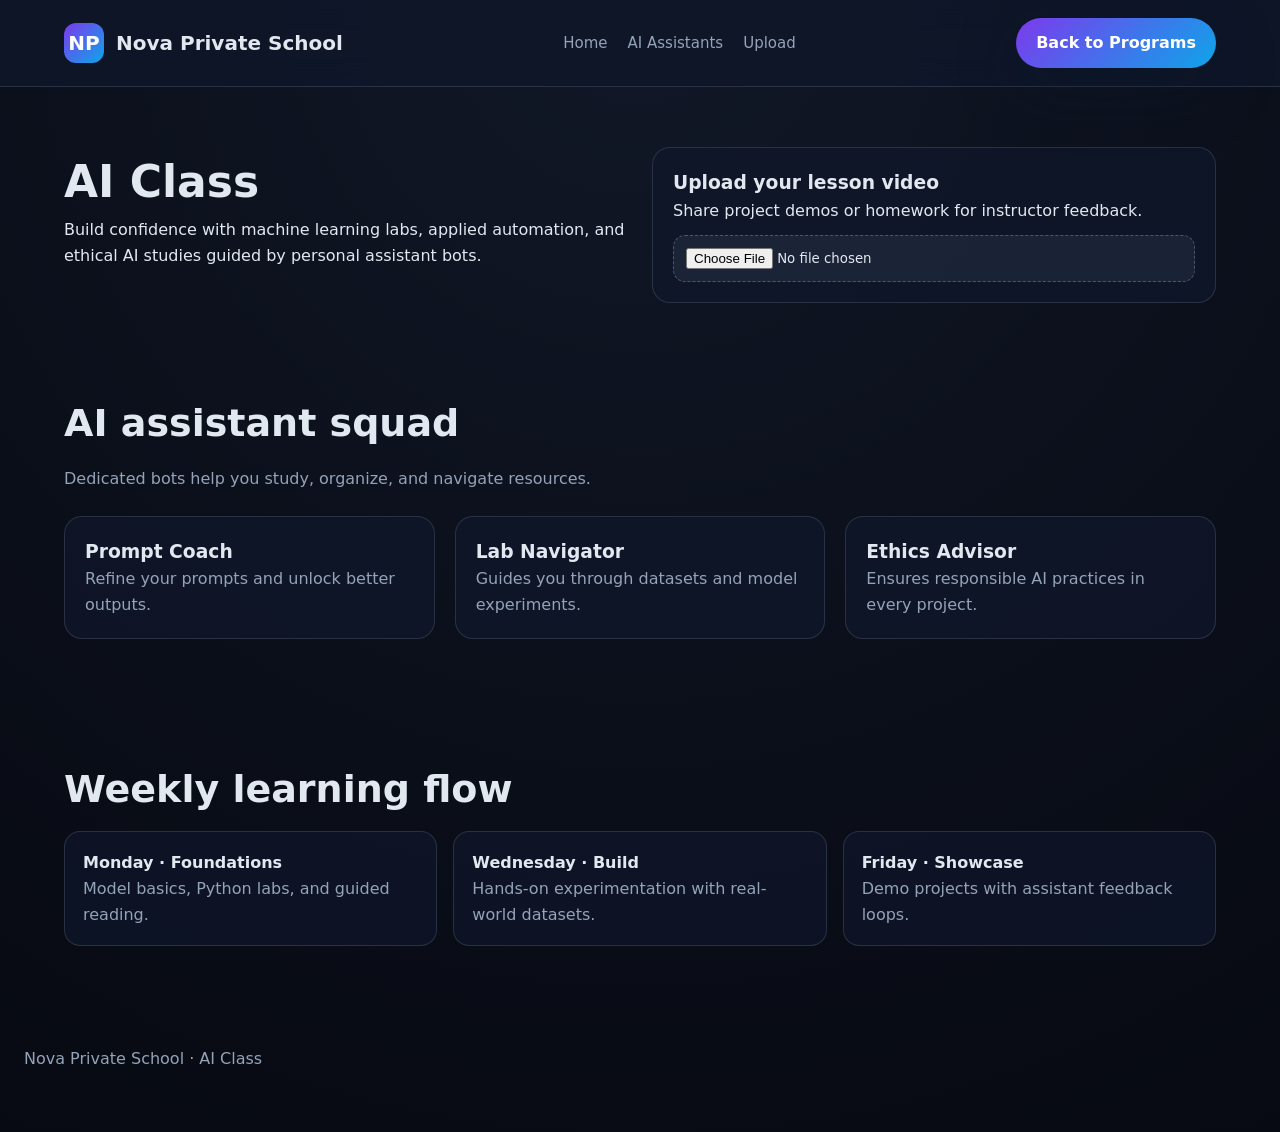
<file: ai-class.html>
<!DOCTYPE html>
<html lang="en">
  <head>
    <meta charset="UTF-8" />
    <meta name="viewport" content="width=device-width, initial-scale=1" />
    <title>AI Class · Nova Private School</title>
    <link rel="stylesheet" href="assets/styles.css" />
  </head>
  <body>
    <header>
      <nav class="navbar">
        <div class="brand">
          <div class="brand-badge">NP</div>
          Nova Private School
        </div>
        <div class="nav-links">
          <a href="index.html">Home</a>
          <a href="#assistants">AI Assistants</a>
          <a href="#upload">Upload</a>
        </div>
        <a class="button-primary" href="index.html">Back to Programs</a>
      </nav>
    </header>

    <main>
      <section class="page-hero">
        <div>
          <h1>AI Class</h1>
          <p>
            Build confidence with machine learning labs, applied automation, and
            ethical AI studies guided by personal assistant bots.
          </p>
        </div>
        <div class="upload-card" id="upload">
          <h3>Upload your lesson video</h3>
          <p>Share project demos or homework for instructor feedback.</p>
          <input type="file" accept="video/*" />
        </div>
      </section>

      <section class="section" id="assistants">
        <h2>AI assistant squad</h2>
        <p>Dedicated bots help you study, organize, and navigate resources.</p>
        <div class="features-grid">
          <div class="feature-card">
            <h3>Prompt Coach</h3>
            <p>Refine your prompts and unlock better outputs.</p>
          </div>
          <div class="feature-card">
            <h3>Lab Navigator</h3>
            <p>Guides you through datasets and model experiments.</p>
          </div>
          <div class="feature-card">
            <h3>Ethics Advisor</h3>
            <p>Ensures responsible AI practices in every project.</p>
          </div>
        </div>
      </section>

      <section class="section">
        <h2>Weekly learning flow</h2>
        <div class="schedule-grid">
          <div class="schedule-card">
            <h4>Monday · Foundations</h4>
            <p>Model basics, Python labs, and guided reading.</p>
          </div>
          <div class="schedule-card">
            <h4>Wednesday · Build</h4>
            <p>Hands-on experimentation with real-world datasets.</p>
          </div>
          <div class="schedule-card">
            <h4>Friday · Showcase</h4>
            <p>Demo projects with assistant feedback loops.</p>
          </div>
        </div>
      </section>
    </main>

    <footer class="footer">
      Nova Private School · AI Class
    </footer>
  </body>
</html>
</file>
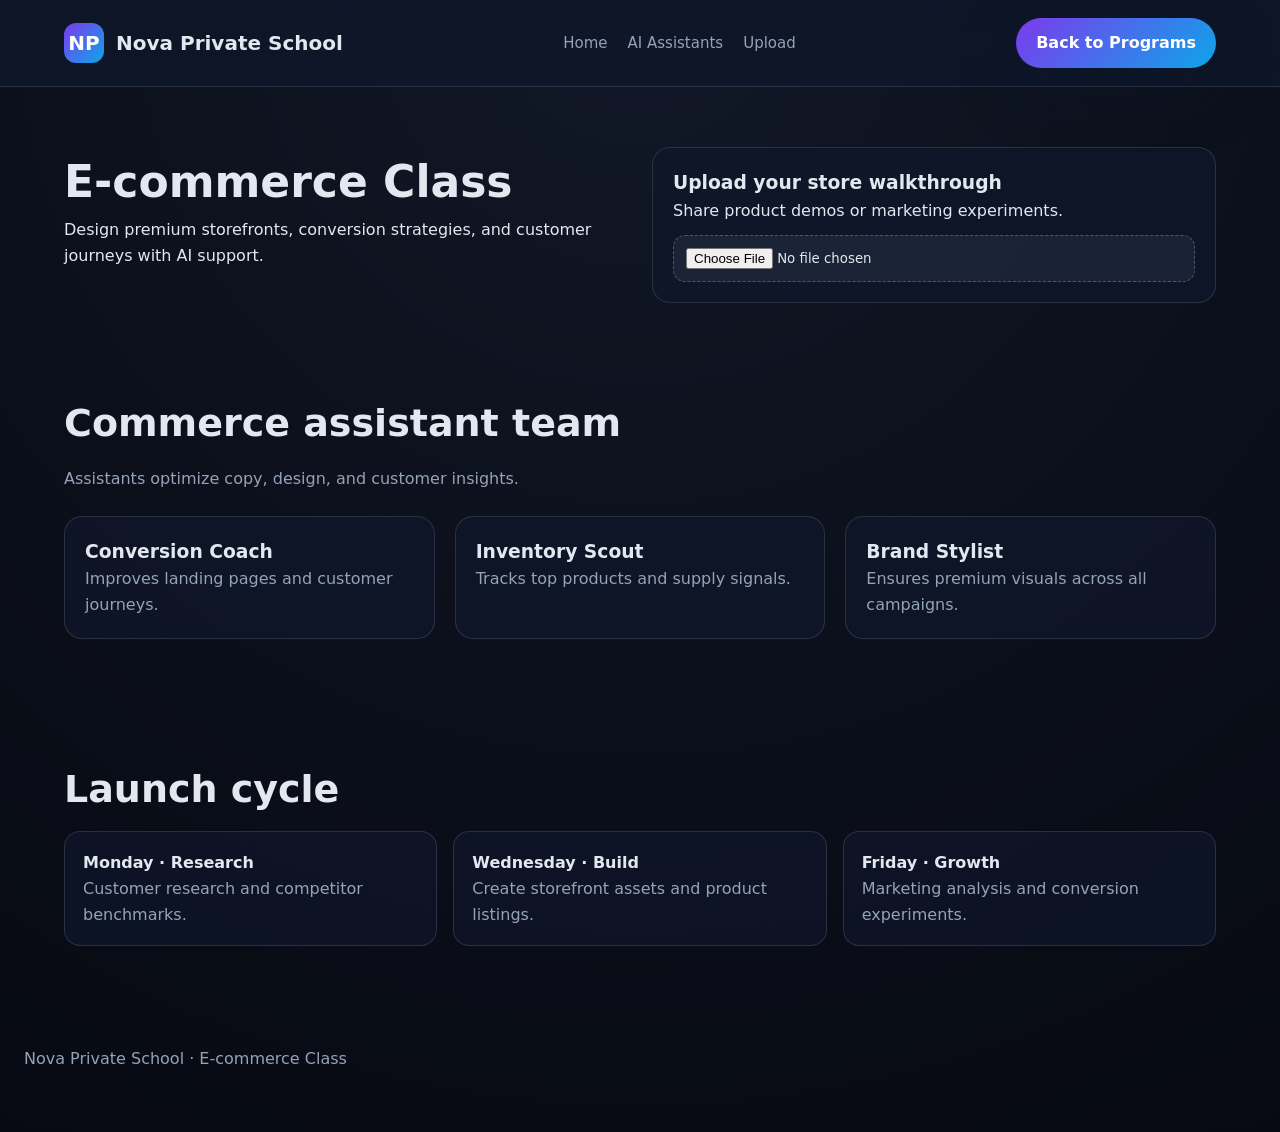
<file: ecommerce-class.html>
<!DOCTYPE html>
<html lang="en">
  <head>
    <meta charset="UTF-8" />
    <meta name="viewport" content="width=device-width, initial-scale=1" />
    <title>E-commerce Class · Nova Private School</title>
    <link rel="stylesheet" href="assets/styles.css" />
  </head>
  <body>
    <header>
      <nav class="navbar">
        <div class="brand">
          <div class="brand-badge">NP</div>
          Nova Private School
        </div>
        <div class="nav-links">
          <a href="index.html">Home</a>
          <a href="#assistants">AI Assistants</a>
          <a href="#upload">Upload</a>
        </div>
        <a class="button-primary" href="index.html">Back to Programs</a>
      </nav>
    </header>

    <main>
      <section class="page-hero">
        <div>
          <h1>E-commerce Class</h1>
          <p>
            Design premium storefronts, conversion strategies, and customer
            journeys with AI support.
          </p>
        </div>
        <div class="upload-card" id="upload">
          <h3>Upload your store walkthrough</h3>
          <p>Share product demos or marketing experiments.</p>
          <input type="file" accept="video/*" />
        </div>
      </section>

      <section class="section" id="assistants">
        <h2>Commerce assistant team</h2>
        <p>Assistants optimize copy, design, and customer insights.</p>
        <div class="features-grid">
          <div class="feature-card">
            <h3>Conversion Coach</h3>
            <p>Improves landing pages and customer journeys.</p>
          </div>
          <div class="feature-card">
            <h3>Inventory Scout</h3>
            <p>Tracks top products and supply signals.</p>
          </div>
          <div class="feature-card">
            <h3>Brand Stylist</h3>
            <p>Ensures premium visuals across all campaigns.</p>
          </div>
        </div>
      </section>

      <section class="section">
        <h2>Launch cycle</h2>
        <div class="schedule-grid">
          <div class="schedule-card">
            <h4>Monday · Research</h4>
            <p>Customer research and competitor benchmarks.</p>
          </div>
          <div class="schedule-card">
            <h4>Wednesday · Build</h4>
            <p>Create storefront assets and product listings.</p>
          </div>
          <div class="schedule-card">
            <h4>Friday · Growth</h4>
            <p>Marketing analysis and conversion experiments.</p>
          </div>
        </div>
      </section>
    </main>

    <footer class="footer">
      Nova Private School · E-commerce Class
    </footer>
  </body>
</html>
</file>
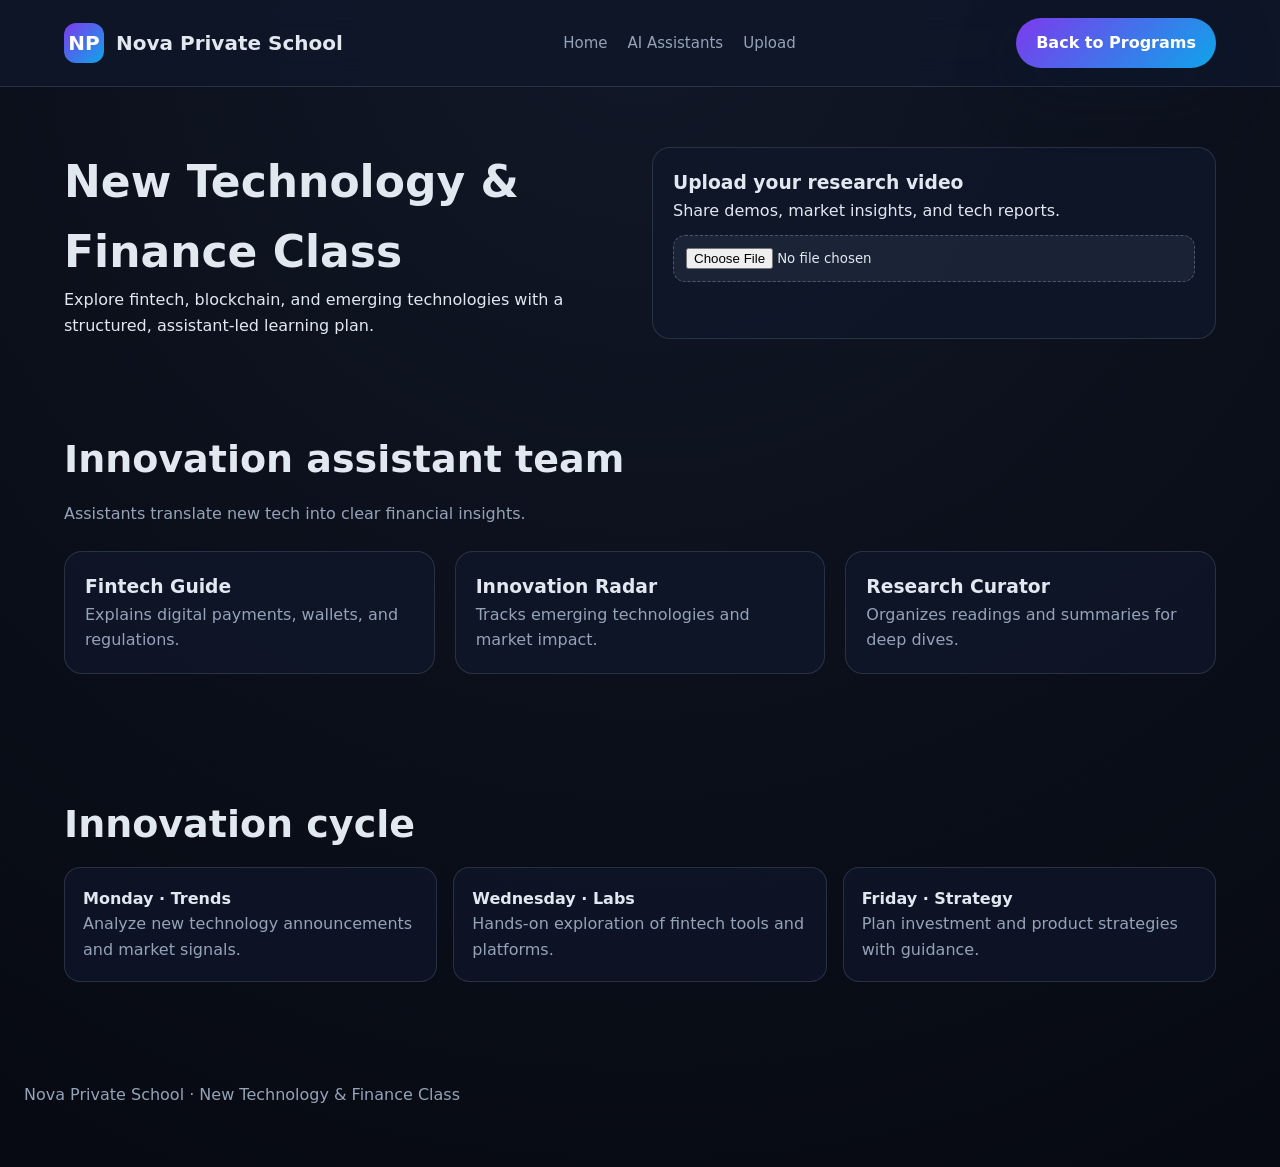
<file: new-tech-finance-class.html>
<!DOCTYPE html>
<html lang="en">
  <head>
    <meta charset="UTF-8" />
    <meta name="viewport" content="width=device-width, initial-scale=1" />
    <title>New Technology & Finance Class · Nova Private School</title>
    <link rel="stylesheet" href="assets/styles.css" />
  </head>
  <body>
    <header>
      <nav class="navbar">
        <div class="brand">
          <div class="brand-badge">NP</div>
          Nova Private School
        </div>
        <div class="nav-links">
          <a href="index.html">Home</a>
          <a href="#assistants">AI Assistants</a>
          <a href="#upload">Upload</a>
        </div>
        <a class="button-primary" href="index.html">Back to Programs</a>
      </nav>
    </header>

    <main>
      <section class="page-hero">
        <div>
          <h1>New Technology &amp; Finance Class</h1>
          <p>
            Explore fintech, blockchain, and emerging technologies with a
            structured, assistant-led learning plan.
          </p>
        </div>
        <div class="upload-card" id="upload">
          <h3>Upload your research video</h3>
          <p>Share demos, market insights, and tech reports.</p>
          <input type="file" accept="video/*" />
        </div>
      </section>

      <section class="section" id="assistants">
        <h2>Innovation assistant team</h2>
        <p>Assistants translate new tech into clear financial insights.</p>
        <div class="features-grid">
          <div class="feature-card">
            <h3>Fintech Guide</h3>
            <p>Explains digital payments, wallets, and regulations.</p>
          </div>
          <div class="feature-card">
            <h3>Innovation Radar</h3>
            <p>Tracks emerging technologies and market impact.</p>
          </div>
          <div class="feature-card">
            <h3>Research Curator</h3>
            <p>Organizes readings and summaries for deep dives.</p>
          </div>
        </div>
      </section>

      <section class="section">
        <h2>Innovation cycle</h2>
        <div class="schedule-grid">
          <div class="schedule-card">
            <h4>Monday · Trends</h4>
            <p>Analyze new technology announcements and market signals.</p>
          </div>
          <div class="schedule-card">
            <h4>Wednesday · Labs</h4>
            <p>Hands-on exploration of fintech tools and platforms.</p>
          </div>
          <div class="schedule-card">
            <h4>Friday · Strategy</h4>
            <p>Plan investment and product strategies with guidance.</p>
          </div>
        </div>
      </section>
    </main>

    <footer class="footer">
      Nova Private School · New Technology &amp; Finance Class
    </footer>
  </body>
</html>
</file>
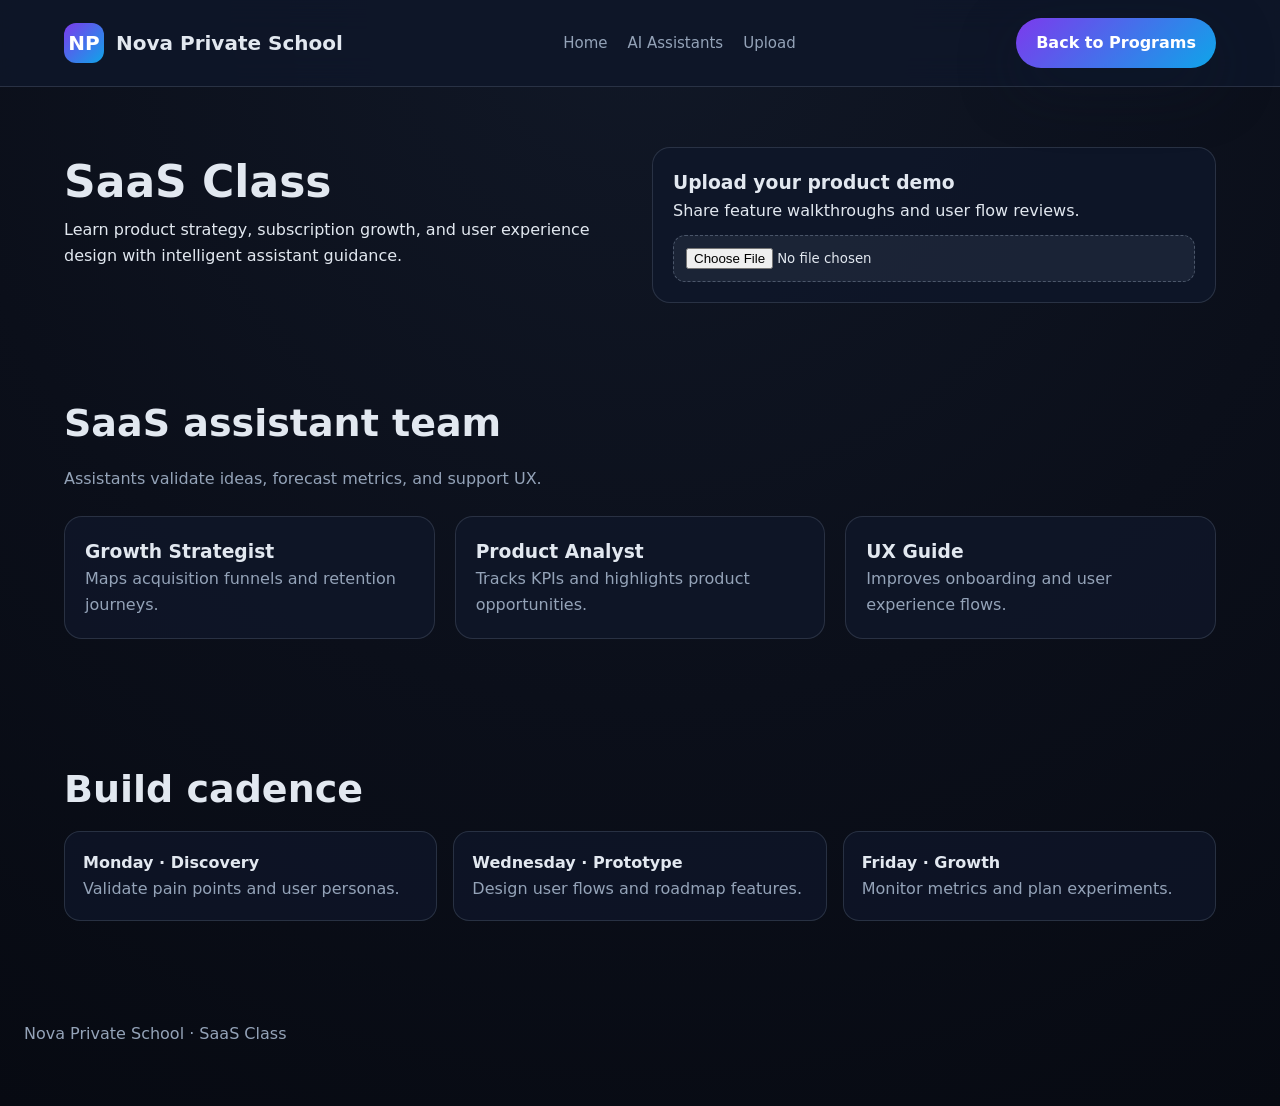
<file: saas-class.html>
<!DOCTYPE html>
<html lang="en">
  <head>
    <meta charset="UTF-8" />
    <meta name="viewport" content="width=device-width, initial-scale=1" />
    <title>SaaS Class · Nova Private School</title>
    <link rel="stylesheet" href="assets/styles.css" />
  </head>
  <body>
    <header>
      <nav class="navbar">
        <div class="brand">
          <div class="brand-badge">NP</div>
          Nova Private School
        </div>
        <div class="nav-links">
          <a href="index.html">Home</a>
          <a href="#assistants">AI Assistants</a>
          <a href="#upload">Upload</a>
        </div>
        <a class="button-primary" href="index.html">Back to Programs</a>
      </nav>
    </header>

    <main>
      <section class="page-hero">
        <div>
          <h1>SaaS Class</h1>
          <p>
            Learn product strategy, subscription growth, and user experience
            design with intelligent assistant guidance.
          </p>
        </div>
        <div class="upload-card" id="upload">
          <h3>Upload your product demo</h3>
          <p>Share feature walkthroughs and user flow reviews.</p>
          <input type="file" accept="video/*" />
        </div>
      </section>

      <section class="section" id="assistants">
        <h2>SaaS assistant team</h2>
        <p>Assistants validate ideas, forecast metrics, and support UX.</p>
        <div class="features-grid">
          <div class="feature-card">
            <h3>Growth Strategist</h3>
            <p>Maps acquisition funnels and retention journeys.</p>
          </div>
          <div class="feature-card">
            <h3>Product Analyst</h3>
            <p>Tracks KPIs and highlights product opportunities.</p>
          </div>
          <div class="feature-card">
            <h3>UX Guide</h3>
            <p>Improves onboarding and user experience flows.</p>
          </div>
        </div>
      </section>

      <section class="section">
        <h2>Build cadence</h2>
        <div class="schedule-grid">
          <div class="schedule-card">
            <h4>Monday · Discovery</h4>
            <p>Validate pain points and user personas.</p>
          </div>
          <div class="schedule-card">
            <h4>Wednesday · Prototype</h4>
            <p>Design user flows and roadmap features.</p>
          </div>
          <div class="schedule-card">
            <h4>Friday · Growth</h4>
            <p>Monitor metrics and plan experiments.</p>
          </div>
        </div>
      </section>
    </main>

    <footer class="footer">
      Nova Private School · SaaS Class
    </footer>
  </body>
</html>
</file>
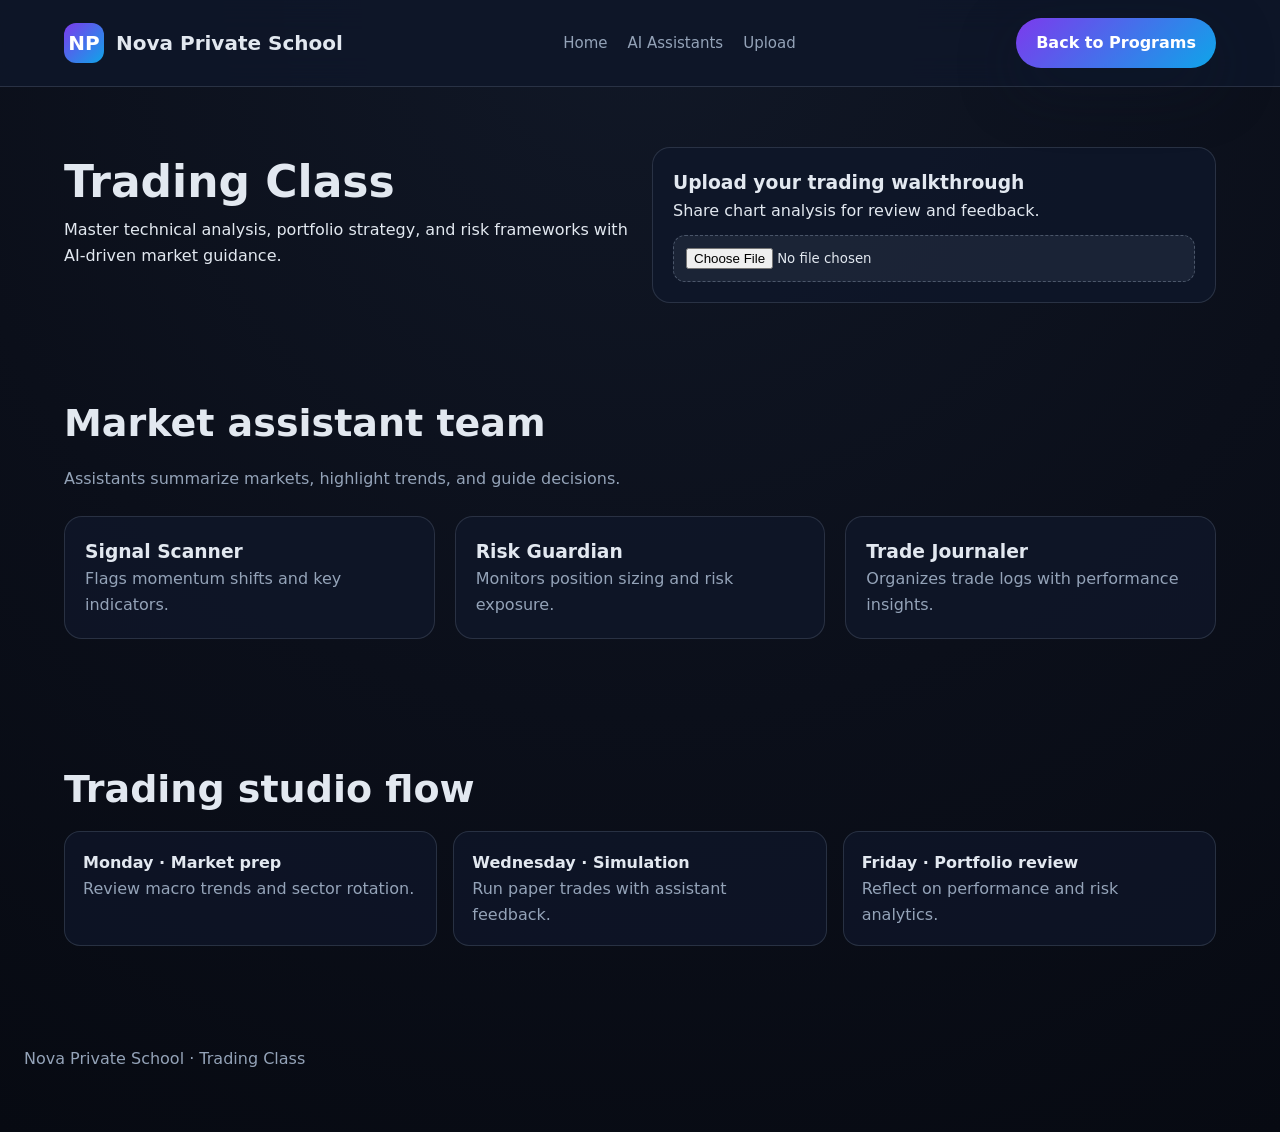
<file: trading-class.html>
<!DOCTYPE html>
<html lang="en">
  <head>
    <meta charset="UTF-8" />
    <meta name="viewport" content="width=device-width, initial-scale=1" />
    <title>Trading Class · Nova Private School</title>
    <link rel="stylesheet" href="assets/styles.css" />
  </head>
  <body>
    <header>
      <nav class="navbar">
        <div class="brand">
          <div class="brand-badge">NP</div>
          Nova Private School
        </div>
        <div class="nav-links">
          <a href="index.html">Home</a>
          <a href="#assistants">AI Assistants</a>
          <a href="#upload">Upload</a>
        </div>
        <a class="button-primary" href="index.html">Back to Programs</a>
      </nav>
    </header>

    <main>
      <section class="page-hero">
        <div>
          <h1>Trading Class</h1>
          <p>
            Master technical analysis, portfolio strategy, and risk frameworks
            with AI-driven market guidance.
          </p>
        </div>
        <div class="upload-card" id="upload">
          <h3>Upload your trading walkthrough</h3>
          <p>Share chart analysis for review and feedback.</p>
          <input type="file" accept="video/*" />
        </div>
      </section>

      <section class="section" id="assistants">
        <h2>Market assistant team</h2>
        <p>Assistants summarize markets, highlight trends, and guide decisions.</p>
        <div class="features-grid">
          <div class="feature-card">
            <h3>Signal Scanner</h3>
            <p>Flags momentum shifts and key indicators.</p>
          </div>
          <div class="feature-card">
            <h3>Risk Guardian</h3>
            <p>Monitors position sizing and risk exposure.</p>
          </div>
          <div class="feature-card">
            <h3>Trade Journaler</h3>
            <p>Organizes trade logs with performance insights.</p>
          </div>
        </div>
      </section>

      <section class="section">
        <h2>Trading studio flow</h2>
        <div class="schedule-grid">
          <div class="schedule-card">
            <h4>Monday · Market prep</h4>
            <p>Review macro trends and sector rotation.</p>
          </div>
          <div class="schedule-card">
            <h4>Wednesday · Simulation</h4>
            <p>Run paper trades with assistant feedback.</p>
          </div>
          <div class="schedule-card">
            <h4>Friday · Portfolio review</h4>
            <p>Reflect on performance and risk analytics.</p>
          </div>
        </div>
      </section>
    </main>

    <footer class="footer">
      Nova Private School · Trading Class
    </footer>
  </body>
</html>
</file>
<file: assets/styles.css>
:root {
  color-scheme: light;
  --bg: #0b0f1a;
  --surface: #111827;
  --surface-alt: #0f172a;
  --card: #101826;
  --accent: #7c3aed;
  --accent-2: #0ea5e9;
  --text: #e2e8f0;
  --muted: #94a3b8;
  --white: #ffffff;
  --shadow: 0 20px 60px rgba(15, 23, 42, 0.35);
}

* {
  box-sizing: border-box;
  margin: 0;
  padding: 0;
  font-family: "Inter", "Segoe UI", system-ui, -apple-system, sans-serif;
}

body {
  background: radial-gradient(circle at top, #111827 0%, #0b0f1a 55%, #070a12 100%);
  color: var(--text);
  line-height: 1.6;
}

a {
  text-decoration: none;
  color: inherit;
}

img {
  max-width: 100%;
  display: block;
}

header {
  position: sticky;
  top: 0;
  z-index: 10;
  backdrop-filter: blur(16px);
  background: rgba(15, 23, 42, 0.85);
  border-bottom: 1px solid rgba(148, 163, 184, 0.2);
}

.navbar {
  max-width: 1200px;
  margin: 0 auto;
  padding: 18px 24px;
  display: flex;
  align-items: center;
  justify-content: space-between;
  gap: 24px;
}

.brand {
  display: flex;
  align-items: center;
  gap: 12px;
  font-weight: 700;
  font-size: 20px;
}

.brand-badge {
  width: 40px;
  height: 40px;
  border-radius: 12px;
  background: linear-gradient(135deg, var(--accent), var(--accent-2));
  display: grid;
  place-items: center;
  font-weight: 700;
  color: var(--white);
}

.nav-links {
  display: flex;
  gap: 20px;
  align-items: center;
  color: var(--muted);
  font-size: 15px;
}

.nav-links a:hover {
  color: var(--white);
}

.button-primary {
  padding: 12px 20px;
  background: linear-gradient(135deg, var(--accent), var(--accent-2));
  border-radius: 999px;
  color: var(--white);
  font-weight: 600;
  box-shadow: var(--shadow);
  border: none;
}

.hero {
  max-width: 1200px;
  margin: 0 auto;
  padding: 80px 24px 40px;
  display: grid;
  grid-template-columns: repeat(auto-fit, minmax(280px, 1fr));
  gap: 40px;
  align-items: center;
}

.hero h1 {
  font-size: clamp(32px, 4vw, 52px);
  margin-bottom: 16px;
}

.hero p {
  color: var(--muted);
  margin-bottom: 28px;
}

.hero-actions {
  display: flex;
  flex-wrap: wrap;
  gap: 16px;
  align-items: center;
}

.button-secondary {
  padding: 12px 18px;
  border-radius: 999px;
  border: 1px solid rgba(148, 163, 184, 0.4);
  color: var(--text);
  background: transparent;
}

.hero-card {
  background: linear-gradient(160deg, rgba(124, 58, 237, 0.2), rgba(14, 165, 233, 0.2));
  border-radius: 24px;
  padding: 28px;
  box-shadow: var(--shadow);
  border: 1px solid rgba(148, 163, 184, 0.2);
}

.hero-card h3 {
  margin-bottom: 12px;
}

.assistant-grid {
  display: grid;
  gap: 16px;
  margin-top: 18px;
}

.assistant-card {
  background: rgba(15, 23, 42, 0.8);
  border-radius: 18px;
  padding: 16px;
  border: 1px solid rgba(148, 163, 184, 0.2);
}

.assistant-card h4 {
  margin-bottom: 6px;
  font-size: 16px;
}

.section {
  max-width: 1200px;
  margin: 0 auto;
  padding: 60px 24px;
}

.section h2 {
  font-size: clamp(26px, 3vw, 38px);
  margin-bottom: 12px;
}

.section p {
  color: var(--muted);
}

.tabs-grid {
  display: grid;
  gap: 20px;
  grid-template-columns: repeat(auto-fit, minmax(220px, 1fr));
  margin-top: 32px;
}

.tab-card {
  padding: 24px;
  border-radius: 20px;
  background: rgba(15, 23, 42, 0.85);
  border: 1px solid rgba(148, 163, 184, 0.2);
  transition: transform 0.4s ease, opacity 0.4s ease, box-shadow 0.4s ease;
  opacity: 0;
  transform: translateY(30px);
  cursor: pointer;
}

.tab-card.is-visible {
  opacity: 1;
  transform: translateY(0);
  box-shadow: var(--shadow);
}

.tab-card h3 {
  margin-bottom: 10px;
}

.tab-card span {
  display: inline-flex;
  margin-top: 16px;
  font-weight: 600;
  color: var(--accent-2);
}

.features-grid {
  display: grid;
  gap: 20px;
  grid-template-columns: repeat(auto-fit, minmax(240px, 1fr));
  margin-top: 24px;
}

.stats-section {
  padding-top: 10px;
}

.stats-grid {
  display: grid;
  gap: 20px;
  grid-template-columns: repeat(auto-fit, minmax(180px, 1fr));
}

.stat-card {
  padding: 18px;
  border-radius: 16px;
  background: rgba(124, 58, 237, 0.12);
  border: 1px solid rgba(124, 58, 237, 0.25);
}

.stat-card h3 {
  font-size: 28px;
  margin-bottom: 6px;
}

.split-section {
  display: grid;
  gap: 28px;
  grid-template-columns: repeat(auto-fit, minmax(260px, 1fr));
  align-items: center;
}

.panel-card {
  padding: 24px;
  border-radius: 20px;
  background: rgba(15, 23, 42, 0.85);
  border: 1px solid rgba(148, 163, 184, 0.2);
  box-shadow: var(--shadow);
}

.checklist {
  margin: 20px 0 26px;
  list-style: none;
  display: grid;
  gap: 12px;
  color: var(--muted);
}

.checklist li::before {
  content: "✓";
  color: var(--accent-2);
  margin-right: 10px;
}

.testimonials-grid,
.faq-grid {
  display: grid;
  gap: 20px;
  grid-template-columns: repeat(auto-fit, minmax(220px, 1fr));
  margin-top: 24px;
}

.testimonial-card {
  padding: 22px;
  border-radius: 18px;
  background: rgba(15, 23, 42, 0.85);
  border: 1px solid rgba(148, 163, 184, 0.2);
  font-style: italic;
}

.testimonial-card span {
  display: block;
  margin-top: 14px;
  color: var(--muted);
  font-style: normal;
  font-weight: 600;
}

.newsletter-card {
  display: flex;
  flex-wrap: wrap;
  gap: 20px;
  justify-content: space-between;
  align-items: center;
  padding: 26px;
  border-radius: 20px;
  background: linear-gradient(135deg, rgba(124, 58, 237, 0.3), rgba(14, 165, 233, 0.25));
  border: 1px solid rgba(148, 163, 184, 0.25);
}

.newsletter-form {
  display: flex;
  gap: 12px;
  flex-wrap: wrap;
}

.newsletter-form input {
  padding: 12px 16px;
  border-radius: 999px;
  border: 1px solid rgba(148, 163, 184, 0.4);
  background: rgba(15, 23, 42, 0.6);
  color: var(--text);
  min-width: 220px;
}

.feature-card {
  padding: 20px;
  border-radius: 18px;
  background: rgba(15, 23, 42, 0.8);
  border: 1px solid rgba(148, 163, 184, 0.2);
}

.bot-dock {
  background: rgba(15, 23, 42, 0.9);
  border-radius: 22px;
  padding: 24px;
  border: 1px solid rgba(148, 163, 184, 0.25);
  display: grid;
  gap: 14px;
}

.bot-actions {
  display: grid;
  gap: 12px;
}

.bot-action {
  background: rgba(124, 58, 237, 0.15);
  border-radius: 14px;
  padding: 14px;
  border: 1px solid rgba(124, 58, 237, 0.3);
  color: var(--text);
  text-align: left;
  cursor: pointer;
}

.bot-action strong {
  display: block;
  margin-bottom: 4px;
}

.footer {
  padding: 40px 24px 60px;
  color: var(--muted);
}

.footer-grid {
  display: grid;
  gap: 24px;
  grid-template-columns: repeat(auto-fit, minmax(200px, 1fr));
  align-items: start;
}

.footer-grid h4 {
  margin-bottom: 12px;
  color: var(--text);
}

.footer-grid ul {
  list-style: none;
  display: grid;
  gap: 8px;
}

.page-hero {
  max-width: 1200px;
  margin: 0 auto;
  padding: 60px 24px 30px;
  display: grid;
  gap: 24px;
  grid-template-columns: repeat(auto-fit, minmax(260px, 1fr));
}

.page-hero h1 {
  font-size: clamp(30px, 4vw, 44px);
}

.upload-card {
  padding: 20px;
  border-radius: 18px;
  background: rgba(15, 23, 42, 0.85);
  border: 1px solid rgba(148, 163, 184, 0.2);
}

.upload-card input[type="file"] {
  width: 100%;
  padding: 12px;
  margin-top: 12px;
  background: rgba(148, 163, 184, 0.1);
  border-radius: 12px;
  border: 1px dashed rgba(148, 163, 184, 0.4);
  color: var(--text);
}

.schedule-grid {
  display: grid;
  gap: 16px;
  grid-template-columns: repeat(auto-fit, minmax(220px, 1fr));
}

.schedule-card {
  padding: 18px;
  border-radius: 16px;
  background: rgba(15, 23, 42, 0.78);
  border: 1px solid rgba(148, 163, 184, 0.2);
}

@media (max-width: 900px) {
  .nav-links {
    display: none;
  }
}

@media (max-width: 600px) {
  .hero {
    padding-top: 60px;
  }

  .hero-actions {
    flex-direction: column;
    align-items: flex-start;
  }

  .button-primary,
  .button-secondary {
    width: 100%;
    text-align: center;
  }
}
</file>
